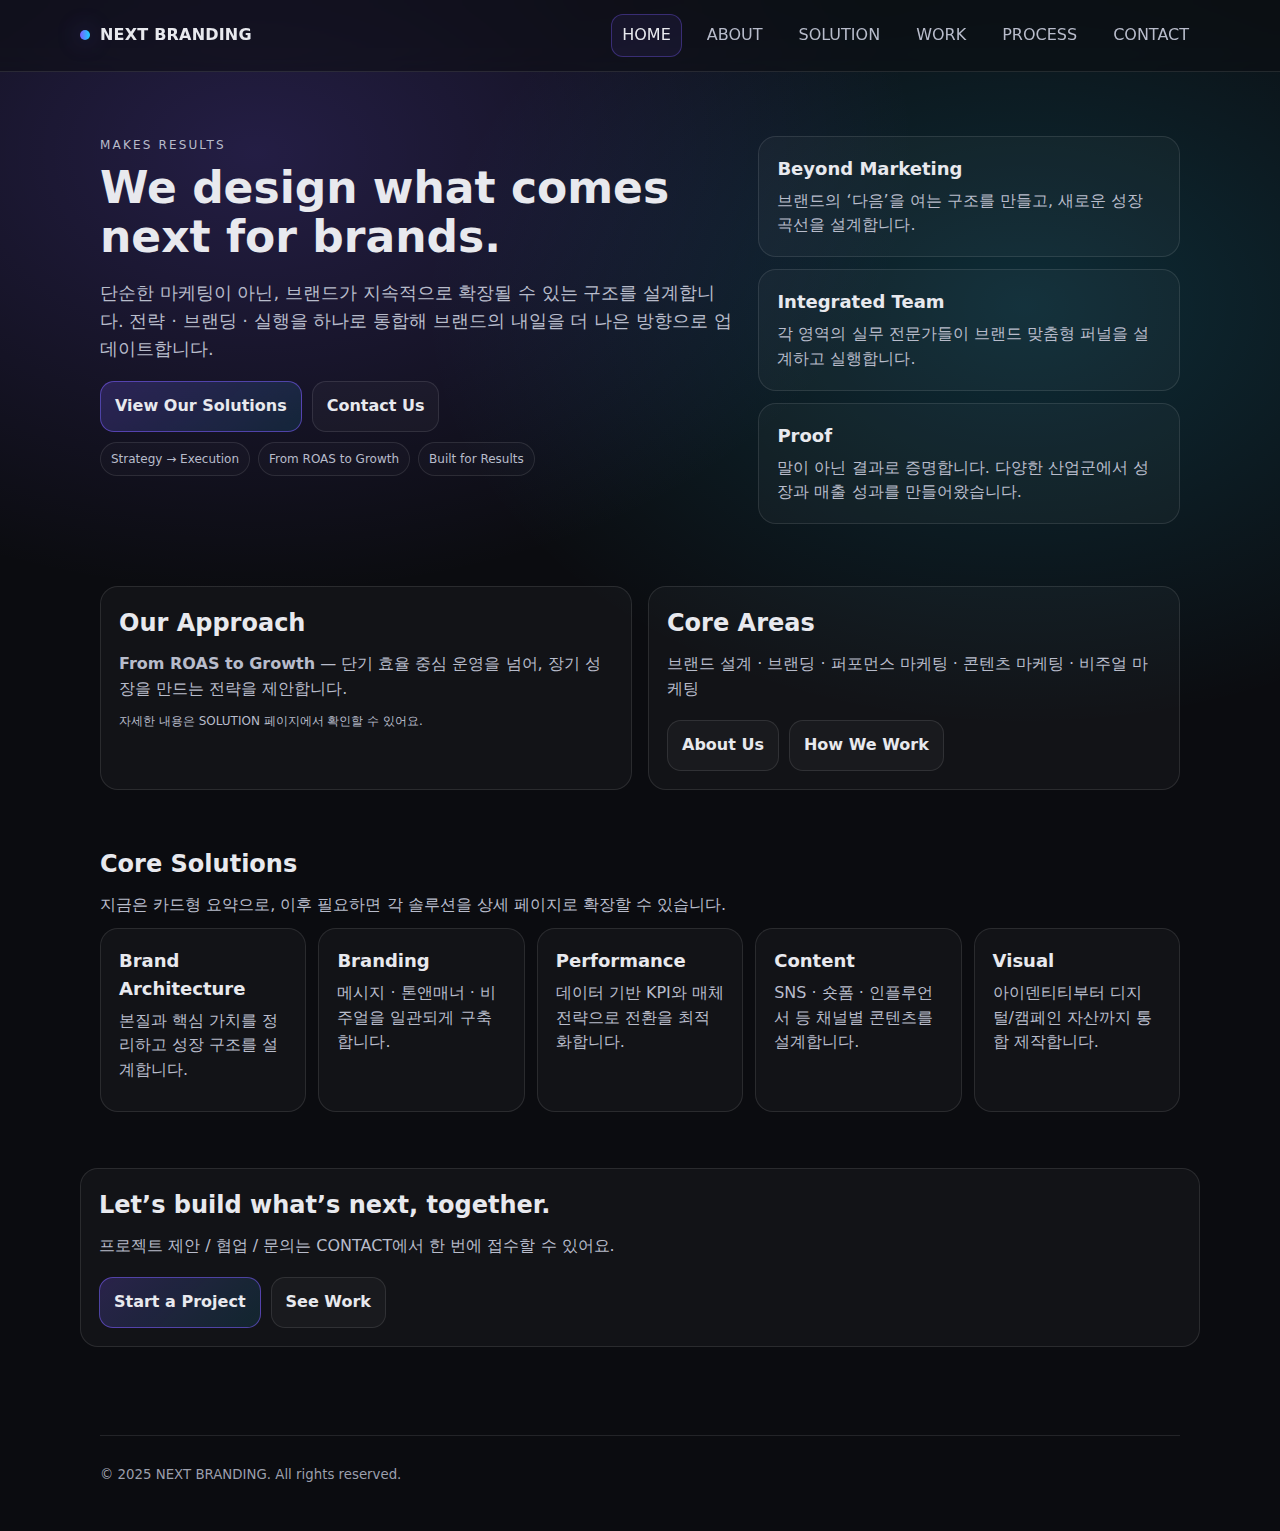
<file: index.html>
<!doctype html>
<html lang="ko">
<head>
  <meta charset="utf-8" />
  <meta name="viewport" content="width=device-width,initial-scale=1" />
  <title>NEXT BRANDING — We design what comes next for brands.</title>
  <meta name="description" content="NEXT BRANDING 브랜드 사이트" />
  <meta property="og:title" content="NEXT BRANDING — We design what comes next for brands." />
  <meta property="og:description" content="NEXT BRANDING 브랜드 사이트" />
  <meta property="og:type" content="website" />
  <link rel="stylesheet" href="assets/css/style.css" />
</head>
<body>

  <header class="nav">
    <div class="container nav-inner">
      <a class="brand" href="index.html" aria-label="NEXT BRANDING Home">
        <span class="logo-dot"></span>
        <span>NEXT BRANDING</span>
      </a>
      <nav class="menu" aria-label="Primary">
        <a data-nav href="index.html">HOME</a>
        <a data-nav href="about.html">ABOUT</a>
        <a data-nav href="solution.html">SOLUTION</a>
        <a data-nav href="work.html">WORK</a>
        <a data-nav href="process.html">PROCESS</a>
        <a data-nav href="contact.html">CONTACT</a>
      </nav>
    </div>
  </header>

<main>

<section class="hero">
  <div class="container hero-grid">
    <div>
      <div class="kicker">MAKES RESULTS</div>
      <h1>We design what comes next for brands.</h1>
      <p class="lead">단순한 마케팅이 아닌, 브랜드가 지속적으로 확장될 수 있는 구조를 설계합니다. 전략 · 브랜딩 · 실행을 하나로 통합해 브랜드의 내일을 더 나은 방향으로 업데이트합니다.</p>
      <div class="cta-row">
        <a class="btn primary" href="solution.html">View Our Solutions</a>
        <a class="btn" href="contact.html">Contact Us</a>
      </div>
      <div class="badges">
        <span class="badge">Strategy → Execution</span>
        <span class="badge">From ROAS to Growth</span>
        <span class="badge">Built for Results</span>
      </div>
    </div>
    <div class="stack">
      <div class="card">
        <h3>Beyond Marketing</h3>
        <p>브랜드의 ‘다음’을 여는 구조를 만들고, 새로운 성장 곡선을 설계합니다.</p>
      </div>
      <div class="card">
        <h3>Integrated Team</h3>
        <p>각 영역의 실무 전문가들이 브랜드 맞춤형 퍼널을 설계하고 실행합니다.</p>
      </div>
      <div class="card">
        <h3>Proof</h3>
        <p>말이 아닌 결과로 증명합니다. 다양한 산업군에서 성장과 매출 성과를 만들어왔습니다.</p>
      </div>
    </div>
  </div>
</section>

<section class="section">
  <div class="container grid-2">
    <div class="card">
      <h2>Our Approach</h2>
      <p><strong>From ROAS to Growth</strong> — 단기 효율 중심 운영을 넘어, 장기 성장을 만드는 전략을 제안합니다.</p>
      <p class="help">자세한 내용은 SOLUTION 페이지에서 확인할 수 있어요.</p>
    </div>
    <div class="card">
      <h2>Core Areas</h2>
      <p>브랜드 설계 · 브랜딩 · 퍼포먼스 마케팅 · 콘텐츠 마케팅 · 비주얼 마케팅</p>
      <div class="cta-row">
        <a class="btn" href="about.html">About Us</a>
        <a class="btn" href="process.html">How We Work</a>
      </div>
    </div>
  </div>
</section>

<section class="section">
  <div class="container">
    <h2>Core Solutions</h2>
    <p>지금은 카드형 요약으로, 이후 필요하면 각 솔루션을 상세 페이지로 확장할 수 있습니다.</p>
    <div class="grid-5">
      <div class="card"><h3>Brand Architecture</h3><p>본질과 핵심 가치를 정리하고 성장 구조를 설계합니다.</p></div>
      <div class="card"><h3>Branding</h3><p>메시지 · 톤앤매너 · 비주얼을 일관되게 구축합니다.</p></div>
      <div class="card"><h3>Performance</h3><p>데이터 기반 KPI와 매체 전략으로 전환을 최적화합니다.</p></div>
      <div class="card"><h3>Content</h3><p>SNS · 숏폼 · 인플루언서 등 채널별 콘텐츠를 설계합니다.</p></div>
      <div class="card"><h3>Visual</h3><p>아이덴티티부터 디지털/캠페인 자산까지 통합 제작합니다.</p></div>
    </div>
  </div>
</section>

<section class="section">
  <div class="container card">
    <h2>Let’s build what’s next, together.</h2>
    <p>프로젝트 제안 / 협업 / 문의는 CONTACT에서 한 번에 접수할 수 있어요.</p>
    <div class="cta-row">
      <a class="btn primary" href="contact.html">Start a Project</a>
      <a class="btn" href="work.html">See Work</a>
    </div>
  </div>
</section>

</main>
<footer class="footer">
  <div class="container">
    <div class="hr"></div>
    <small>© 2025 NEXT BRANDING. All rights reserved.</small>
  </div>
</footer>
<script src="assets/js/main.js"></script>
</body>
</html>
</file>
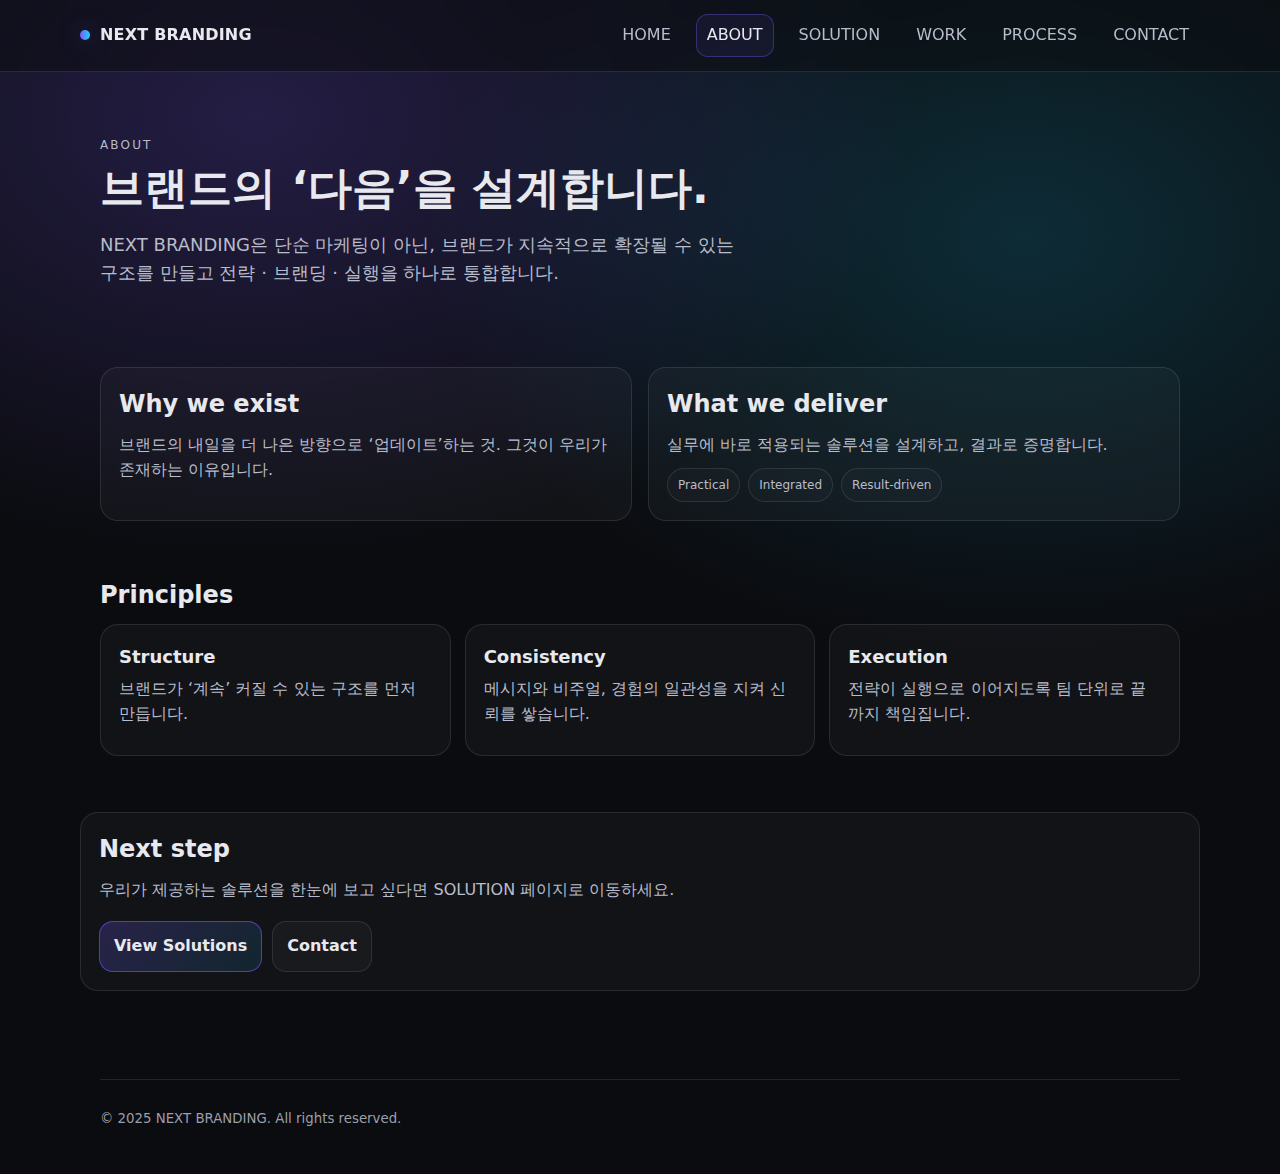
<file: about.html>
<!doctype html>
<html lang="ko">
<head>
  <meta charset="utf-8" />
  <meta name="viewport" content="width=device-width,initial-scale=1" />
  <title>ABOUT — NEXT BRANDING</title>
  <meta name="description" content="브랜드의 다음을 설계하는 NEXT BRANDING 소개" />
  <meta property="og:title" content="ABOUT — NEXT BRANDING" />
  <meta property="og:description" content="브랜드의 다음을 설계하는 NEXT BRANDING 소개" />
  <meta property="og:type" content="website" />
  <link rel="stylesheet" href="assets/css/style.css" />
</head>
<body>

  <header class="nav">
    <div class="container nav-inner">
      <a class="brand" href="index.html" aria-label="NEXT BRANDING Home">
        <span class="logo-dot"></span>
        <span>NEXT BRANDING</span>
      </a>
      <nav class="menu" aria-label="Primary">
        <a data-nav href="index.html">HOME</a>
        <a data-nav href="about.html">ABOUT</a>
        <a data-nav href="solution.html">SOLUTION</a>
        <a data-nav href="work.html">WORK</a>
        <a data-nav href="process.html">PROCESS</a>
        <a data-nav href="contact.html">CONTACT</a>
      </nav>
    </div>
  </header>

<main>

<section class="hero">
  <div class="container">
    <div class="kicker">ABOUT</div>
    <h1>브랜드의 ‘다음’을 설계합니다.</h1>
    <p class="lead">NEXT BRANDING은 단순 마케팅이 아닌, 브랜드가 지속적으로 확장될 수 있는 구조를 만들고 전략 · 브랜딩 · 실행을 하나로 통합합니다.</p>
  </div>
</section>

<section class="section">
  <div class="container grid-2">
    <div class="card">
      <h2>Why we exist</h2>
      <p>브랜드의 내일을 더 나은 방향으로 ‘업데이트’하는 것. 그것이 우리가 존재하는 이유입니다.</p>
    </div>
    <div class="card">
      <h2>What we deliver</h2>
      <p>실무에 바로 적용되는 솔루션을 설계하고, 결과로 증명합니다.</p>
      <div class="badges">
        <span class="badge">Practical</span>
        <span class="badge">Integrated</span>
        <span class="badge">Result-driven</span>
      </div>
    </div>
  </div>
</section>

<section class="section">
  <div class="container">
    <h2>Principles</h2>
    <div class="grid-3">
      <div class="card"><h3>Structure</h3><p>브랜드가 ‘계속’ 커질 수 있는 구조를 먼저 만듭니다.</p></div>
      <div class="card"><h3>Consistency</h3><p>메시지와 비주얼, 경험의 일관성을 지켜 신뢰를 쌓습니다.</p></div>
      <div class="card"><h3>Execution</h3><p>전략이 실행으로 이어지도록 팀 단위로 끝까지 책임집니다.</p></div>
    </div>
  </div>
</section>

<section class="section">
  <div class="container card">
    <h2>Next step</h2>
    <p>우리가 제공하는 솔루션을 한눈에 보고 싶다면 SOLUTION 페이지로 이동하세요.</p>
    <div class="cta-row">
      <a class="btn primary" href="solution.html">View Solutions</a>
      <a class="btn" href="contact.html">Contact</a>
    </div>
  </div>
</section>

</main>
<footer class="footer">
  <div class="container">
    <div class="hr"></div>
    <small>© 2025 NEXT BRANDING. All rights reserved.</small>
  </div>
</footer>
<script src="assets/js/main.js"></script>
</body>
</html>
</file>
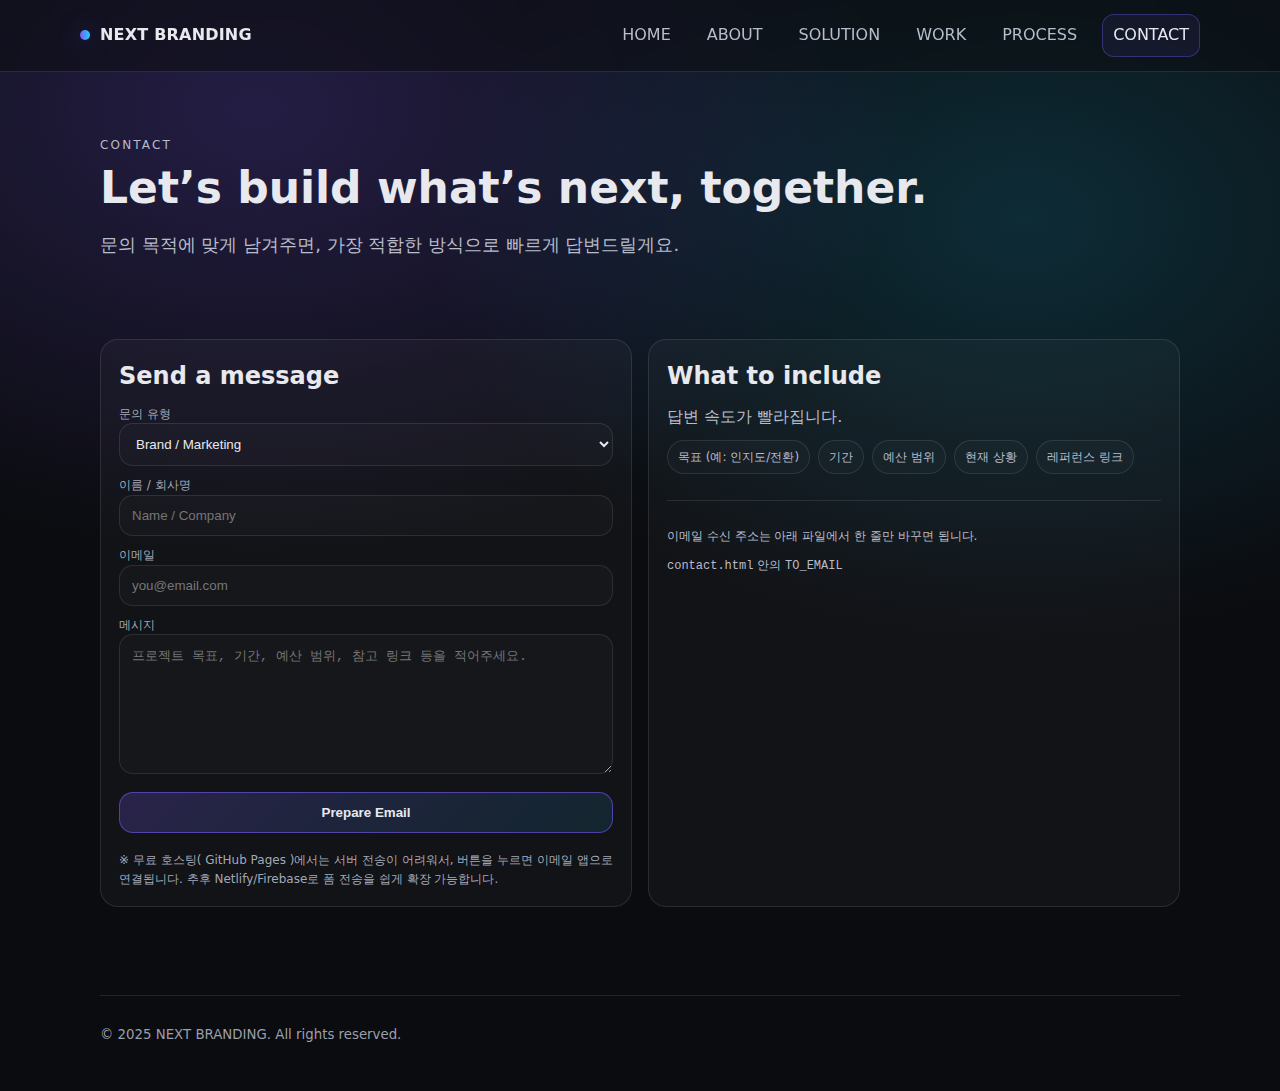
<file: contact.html>
<!doctype html>
<html lang="ko">
<head>
  <meta charset="utf-8" />
  <meta name="viewport" content="width=device-width,initial-scale=1" />
  <title>CONTACT — NEXT BRANDING</title>
  <meta name="description" content="문의" />
  <meta property="og:title" content="CONTACT — NEXT BRANDING" />
  <meta property="og:description" content="문의" />
  <meta property="og:type" content="website" />
  <link rel="stylesheet" href="assets/css/style.css" />
</head>
<body>

  <header class="nav">
    <div class="container nav-inner">
      <a class="brand" href="index.html" aria-label="NEXT BRANDING Home">
        <span class="logo-dot"></span>
        <span>NEXT BRANDING</span>
      </a>
      <nav class="menu" aria-label="Primary">
        <a data-nav href="index.html">HOME</a>
        <a data-nav href="about.html">ABOUT</a>
        <a data-nav href="solution.html">SOLUTION</a>
        <a data-nav href="work.html">WORK</a>
        <a data-nav href="process.html">PROCESS</a>
        <a data-nav href="contact.html">CONTACT</a>
      </nav>
    </div>
  </header>

<main>

<section class="hero">
  <div class="container">
    <div class="kicker">CONTACT</div>
    <h1>Let’s build what’s next, together.</h1>
    <p class="lead">문의 목적에 맞게 남겨주면, 가장 적합한 방식으로 빠르게 답변드릴게요.</p>
  </div>
</section>

<section class="section">
  <div class="container grid-2">
    <div class="card">
      <h2>Send a message</h2>
      <form class="form" id="contactForm">
        <label>
          <div class="help">문의 유형</div>
          <select class="input" name="type" required>
            <option value="Brand/Marketing">Brand / Marketing</option>
            <option value="Project/Collaboration">Project / Collaboration</option>
            <option value="Other">Other</option>
          </select>
        </label>
        <label>
          <div class="help">이름 / 회사명</div>
          <input class="input" name="name" placeholder="Name / Company" required />
        </label>
        <label>
          <div class="help">이메일</div>
          <input class="input" type="email" name="email" placeholder="you@email.com" required />
        </label>
        <label>
          <div class="help">메시지</div>
          <textarea name="message" placeholder="프로젝트 목표, 기간, 예산 범위, 참고 링크 등을 적어주세요." required></textarea>
        </label>
        <button class="btn primary" type="submit">Prepare Email</button>
        <div class="note">※ 무료 호스팅( GitHub Pages )에서는 서버 전송이 어려워서, 버튼을 누르면 이메일 앱으로 연결됩니다. 추후 Netlify/Firebase로 폼 전송을 쉽게 확장 가능합니다.</div>
      </form>
    </div>
    <div class="card">
      <h2>What to include</h2>
      <p>답변 속도가 빨라집니다.</p>
      <div class="badges">
        <span class="badge">목표 (예: 인지도/전환)</span>
        <span class="badge">기간</span>
        <span class="badge">예산 범위</span>
        <span class="badge">현재 상황</span>
        <span class="badge">레퍼런스 링크</span>
      </div>
      <div class="hr"></div>
      <p class="help">이메일 수신 주소는 아래 파일에서 한 줄만 바꾸면 됩니다.</p>
      <p class="help"><code>contact.html</code> 안의 <code>TO_EMAIL</code></p>
    </div>
  </div>
</section>

<script>
(function(){
  const TO_EMAIL = "ceo@nextbranding.co.kr"; // TODO: 실제 이메일로 변경
  const form = document.getElementById("contactForm");
  form.addEventListener("submit", (e)=>{
    e.preventDefault();
    const fd = new FormData(form);
    const subject = `[NEXT BRANDING] ${fd.get("type")} 문의 - ${fd.get("name")}`;
    const body = `문의유형: ${fd.get("type")}
이름/회사: ${fd.get("name")}
이메일: ${fd.get("email")}

메시지:
${fd.get("message")}

(자동 생성된 메일입니다)`;
    const mailto = `mailto:${encodeURIComponent(TO_EMAIL)}?subject=${encodeURIComponent(subject)}&body=${encodeURIComponent(body)}`;
    window.location.href = mailto;
  });
})();
</script>

</main>
<footer class="footer">
  <div class="container">
    <div class="hr"></div>
    <small>© 2025 NEXT BRANDING. All rights reserved.</small>
  </div>
</footer>
<script src="assets/js/main.js"></script>
</body>
</html>
</file>
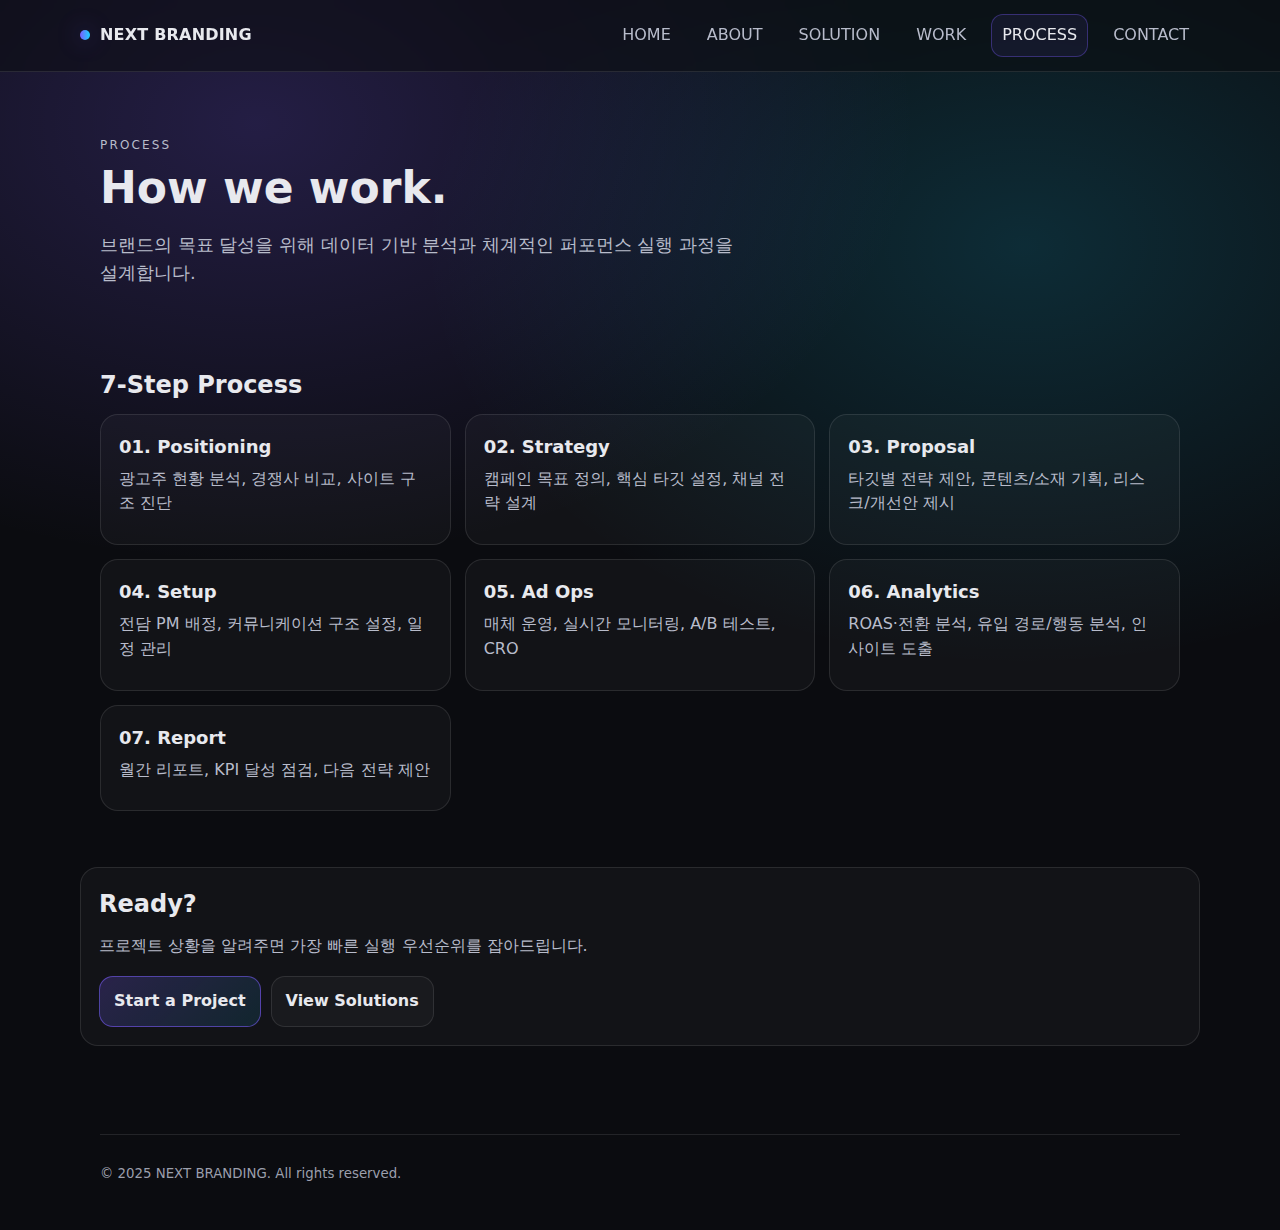
<file: process.html>
<!doctype html>
<html lang="ko">
<head>
  <meta charset="utf-8" />
  <meta name="viewport" content="width=device-width,initial-scale=1" />
  <title>PROCESS — NEXT BRANDING</title>
  <meta name="description" content="업무 프로세스" />
  <meta property="og:title" content="PROCESS — NEXT BRANDING" />
  <meta property="og:description" content="업무 프로세스" />
  <meta property="og:type" content="website" />
  <link rel="stylesheet" href="assets/css/style.css" />
</head>
<body>

  <header class="nav">
    <div class="container nav-inner">
      <a class="brand" href="index.html" aria-label="NEXT BRANDING Home">
        <span class="logo-dot"></span>
        <span>NEXT BRANDING</span>
      </a>
      <nav class="menu" aria-label="Primary">
        <a data-nav href="index.html">HOME</a>
        <a data-nav href="about.html">ABOUT</a>
        <a data-nav href="solution.html">SOLUTION</a>
        <a data-nav href="work.html">WORK</a>
        <a data-nav href="process.html">PROCESS</a>
        <a data-nav href="contact.html">CONTACT</a>
      </nav>
    </div>
  </header>

<main>

<section class="hero">
  <div class="container">
    <div class="kicker">PROCESS</div>
    <h1>How we work.</h1>
    <p class="lead">브랜드의 목표 달성을 위해 데이터 기반 분석과 체계적인 퍼포먼스 실행 과정을 설계합니다.</p>
  </div>
</section>

<section class="section">
  <div class="container">
    <h2>7-Step Process</h2>
    <div class="grid-3">
      <div class="card"><h3>01. Positioning</h3><p>광고주 현황 분석, 경쟁사 비교, 사이트 구조 진단</p></div>
      <div class="card"><h3>02. Strategy</h3><p>캠페인 목표 정의, 핵심 타깃 설정, 채널 전략 설계</p></div>
      <div class="card"><h3>03. Proposal</h3><p>타깃별 전략 제안, 콘텐츠/소재 기획, 리스크/개선안 제시</p></div>
      <div class="card"><h3>04. Setup</h3><p>전담 PM 배정, 커뮤니케이션 구조 설정, 일정 관리</p></div>
      <div class="card"><h3>05. Ad Ops</h3><p>매체 운영, 실시간 모니터링, A/B 테스트, CRO</p></div>
      <div class="card"><h3>06. Analytics</h3><p>ROAS·전환 분석, 유입 경로/행동 분석, 인사이트 도출</p></div>
      <div class="card"><h3>07. Report</h3><p>월간 리포트, KPI 달성 점검, 다음 전략 제안</p></div>
    </div>
  </div>
</section>

<section class="section">
  <div class="container card">
    <h2>Ready?</h2>
    <p>프로젝트 상황을 알려주면 가장 빠른 실행 우선순위를 잡아드립니다.</p>
    <div class="cta-row">
      <a class="btn primary" href="contact.html">Start a Project</a>
      <a class="btn" href="solution.html">View Solutions</a>
    </div>
  </div>
</section>

</main>
<footer class="footer">
  <div class="container">
    <div class="hr"></div>
    <small>© 2025 NEXT BRANDING. All rights reserved.</small>
  </div>
</footer>
<script src="assets/js/main.js"></script>
</body>
</html>
</file>
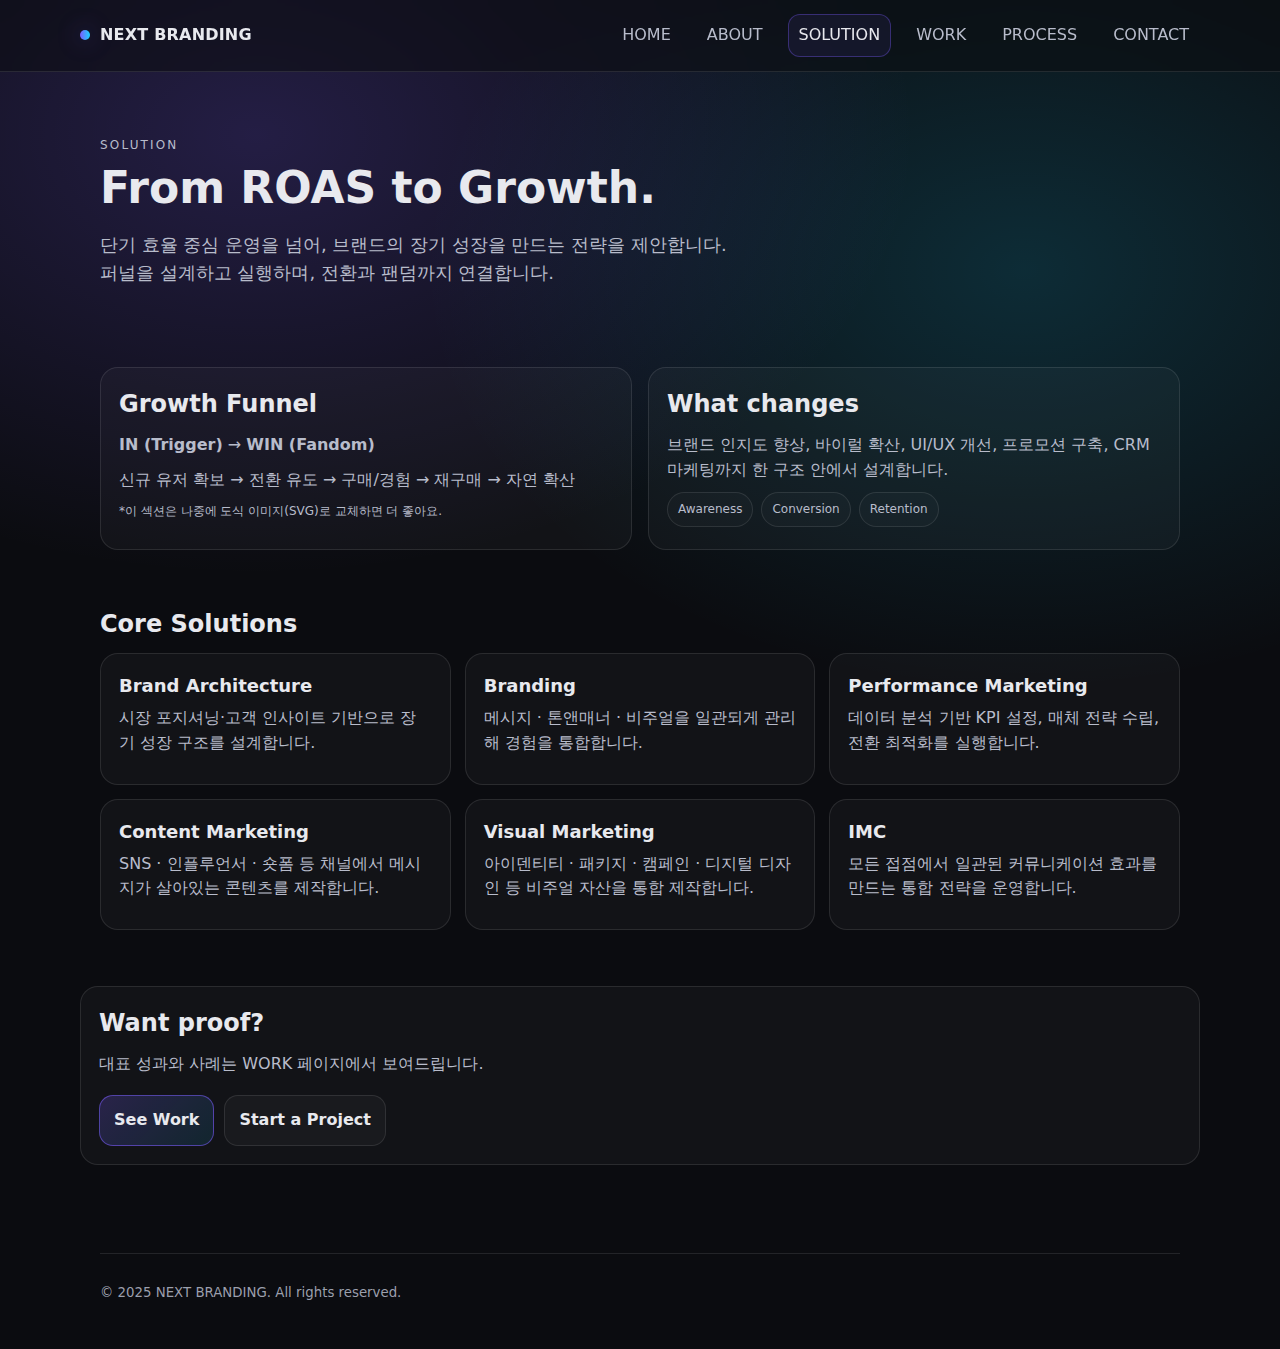
<file: solution.html>
<!doctype html>
<html lang="ko">
<head>
  <meta charset="utf-8" />
  <meta name="viewport" content="width=device-width,initial-scale=1" />
  <title>SOLUTION — NEXT BRANDING</title>
  <meta name="description" content="브랜드 성장을 만드는 솔루션과 퍼널" />
  <meta property="og:title" content="SOLUTION — NEXT BRANDING" />
  <meta property="og:description" content="브랜드 성장을 만드는 솔루션과 퍼널" />
  <meta property="og:type" content="website" />
  <link rel="stylesheet" href="assets/css/style.css" />
</head>
<body>

  <header class="nav">
    <div class="container nav-inner">
      <a class="brand" href="index.html" aria-label="NEXT BRANDING Home">
        <span class="logo-dot"></span>
        <span>NEXT BRANDING</span>
      </a>
      <nav class="menu" aria-label="Primary">
        <a data-nav href="index.html">HOME</a>
        <a data-nav href="about.html">ABOUT</a>
        <a data-nav href="solution.html">SOLUTION</a>
        <a data-nav href="work.html">WORK</a>
        <a data-nav href="process.html">PROCESS</a>
        <a data-nav href="contact.html">CONTACT</a>
      </nav>
    </div>
  </header>

<main>

<section class="hero">
  <div class="container">
    <div class="kicker">SOLUTION</div>
    <h1>From ROAS to Growth.</h1>
    <p class="lead">단기 효율 중심 운영을 넘어, 브랜드의 장기 성장을 만드는 전략을 제안합니다. 퍼널을 설계하고 실행하며, 전환과 팬덤까지 연결합니다.</p>
  </div>
</section>

<section class="section">
  <div class="container grid-2">
    <div class="card">
      <h2>Growth Funnel</h2>
      <p><strong>IN (Trigger)</strong> → <strong>WIN (Fandom)</strong></p>
      <p>신규 유저 확보 → 전환 유도 → 구매/경험 → 재구매 → 자연 확산</p>
      <p class="help">*이 섹션은 나중에 도식 이미지(SVG)로 교체하면 더 좋아요.</p>
    </div>
    <div class="card">
      <h2>What changes</h2>
      <p>브랜드 인지도 향상, 바이럴 확산, UI/UX 개선, 프로모션 구축, CRM 마케팅까지 한 구조 안에서 설계합니다.</p>
      <div class="badges">
        <span class="badge">Awareness</span>
        <span class="badge">Conversion</span>
        <span class="badge">Retention</span>
      </div>
    </div>
  </div>
</section>

<section class="section">
  <div class="container">
    <h2>Core Solutions</h2>
    <div class="grid-3">
      <div class="card"><h3>Brand Architecture</h3><p>시장 포지셔닝·고객 인사이트 기반으로 장기 성장 구조를 설계합니다.</p></div>
      <div class="card"><h3>Branding</h3><p>메시지 · 톤앤매너 · 비주얼을 일관되게 관리해 경험을 통합합니다.</p></div>
      <div class="card"><h3>Performance Marketing</h3><p>데이터 분석 기반 KPI 설정, 매체 전략 수립, 전환 최적화를 실행합니다.</p></div>
      <div class="card"><h3>Content Marketing</h3><p>SNS · 인플루언서 · 숏폼 등 채널에서 메시지가 살아있는 콘텐츠를 제작합니다.</p></div>
      <div class="card"><h3>Visual Marketing</h3><p>아이덴티티 · 패키지 · 캠페인 · 디지털 디자인 등 비주얼 자산을 통합 제작합니다.</p></div>
      <div class="card"><h3>IMC</h3><p>모든 접점에서 일관된 커뮤니케이션 효과를 만드는 통합 전략을 운영합니다.</p></div>
    </div>
  </div>
</section>

<section class="section">
  <div class="container card">
    <h2>Want proof?</h2>
    <p>대표 성과와 사례는 WORK 페이지에서 보여드립니다.</p>
    <div class="cta-row">
      <a class="btn primary" href="work.html">See Work</a>
      <a class="btn" href="contact.html">Start a Project</a>
    </div>
  </div>
</section>

</main>
<footer class="footer">
  <div class="container">
    <div class="hr"></div>
    <small>© 2025 NEXT BRANDING. All rights reserved.</small>
  </div>
</footer>
<script src="assets/js/main.js"></script>
</body>
</html>
</file>
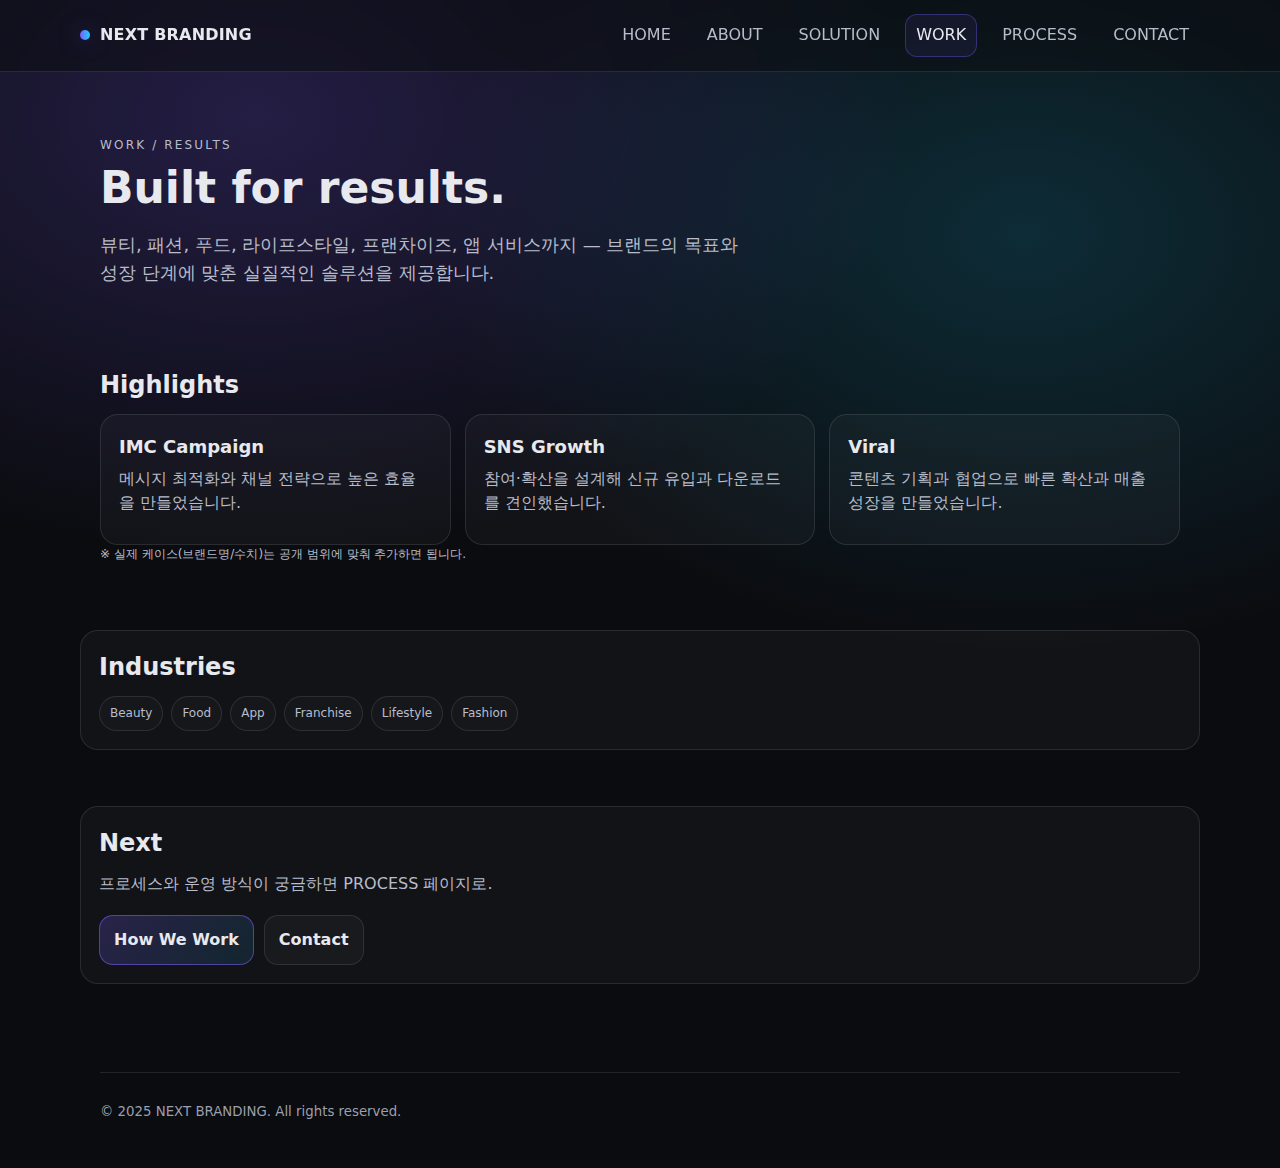
<file: work.html>
<!doctype html>
<html lang="ko">
<head>
  <meta charset="utf-8" />
  <meta name="viewport" content="width=device-width,initial-scale=1" />
  <title>WORK / RESULTS — NEXT BRANDING</title>
  <meta name="description" content="성과와 사례 요약" />
  <meta property="og:title" content="WORK / RESULTS — NEXT BRANDING" />
  <meta property="og:description" content="성과와 사례 요약" />
  <meta property="og:type" content="website" />
  <link rel="stylesheet" href="assets/css/style.css" />
</head>
<body>

  <header class="nav">
    <div class="container nav-inner">
      <a class="brand" href="index.html" aria-label="NEXT BRANDING Home">
        <span class="logo-dot"></span>
        <span>NEXT BRANDING</span>
      </a>
      <nav class="menu" aria-label="Primary">
        <a data-nav href="index.html">HOME</a>
        <a data-nav href="about.html">ABOUT</a>
        <a data-nav href="solution.html">SOLUTION</a>
        <a data-nav href="work.html">WORK</a>
        <a data-nav href="process.html">PROCESS</a>
        <a data-nav href="contact.html">CONTACT</a>
      </nav>
    </div>
  </header>

<main>

<section class="hero">
  <div class="container">
    <div class="kicker">WORK / RESULTS</div>
    <h1>Built for results.</h1>
    <p class="lead">뷰티, 패션, 푸드, 라이프스타일, 프랜차이즈, 앱 서비스까지 — 브랜드의 목표와 성장 단계에 맞춘 실질적인 솔루션을 제공합니다.</p>
  </div>
</section>

<section class="section">
  <div class="container">
    <h2>Highlights</h2>
    <div class="grid-3">
      <div class="card"><h3>IMC Campaign</h3><p>메시지 최적화와 채널 전략으로 높은 효율을 만들었습니다.</p></div>
      <div class="card"><h3>SNS Growth</h3><p>참여·확산을 설계해 신규 유입과 다운로드를 견인했습니다.</p></div>
      <div class="card"><h3>Viral</h3><p>콘텐츠 기획과 협업으로 빠른 확산과 매출 성장을 만들었습니다.</p></div>
    </div>
    <p class="note">※ 실제 케이스(브랜드명/수치)는 공개 범위에 맞춰 추가하면 됩니다.</p>
  </div>
</section>

<section class="section">
  <div class="container card">
    <h2>Industries</h2>
    <div class="badges">
      <span class="badge">Beauty</span>
      <span class="badge">Food</span>
      <span class="badge">App</span>
      <span class="badge">Franchise</span>
      <span class="badge">Lifestyle</span>
      <span class="badge">Fashion</span>
    </div>
  </div>
</section>

<section class="section">
  <div class="container card">
    <h2>Next</h2>
    <p>프로세스와 운영 방식이 궁금하면 PROCESS 페이지로.</p>
    <div class="cta-row">
      <a class="btn primary" href="process.html">How We Work</a>
      <a class="btn" href="contact.html">Contact</a>
    </div>
  </div>
</section>

</main>
<footer class="footer">
  <div class="container">
    <div class="hr"></div>
    <small>© 2025 NEXT BRANDING. All rights reserved.</small>
  </div>
</footer>
<script src="assets/js/main.js"></script>
</body>
</html>
</file>
<file: assets/css/style.css>
:root{
  --bg:#0b0c10;
  --panel:#11131a;
  --text:#e8e9ee;
  --muted:#b8bccb;
  --line:rgba(255,255,255,.10);
  --accent:#7c5cff;
  --accent2:#19d3ff;
  --max:1120px;
  --radius:18px;
}

*{box-sizing:border-box}
html,body{margin:0;padding:0}
body{
  font-family: ui-sans-serif, system-ui, -apple-system, Segoe UI, Roboto, Helvetica, Arial, "Apple SD Gothic Neo", "Noto Sans KR", "Malgun Gothic", sans-serif;
  background: radial-gradient(1200px 800px at 20% 10%, rgba(124,92,255,.22), transparent 55%),
              radial-gradient(1000px 700px at 80% 20%, rgba(25,211,255,.16), transparent 60%),
              var(--bg);
  color:var(--text);
  line-height:1.55;
}

a{color:inherit;text-decoration:none}
.container{max-width:var(--max);margin:0 auto;padding:0 20px}
.nav{
  position:sticky;top:0;z-index:50;
  backdrop-filter: blur(10px);
  background: rgba(11,12,16,.55);
  border-bottom:1px solid var(--line);
}
.nav-inner{display:flex;align-items:center;justify-content:space-between;padding:14px 0;gap:16px}
.brand{display:flex;align-items:center;gap:10px;font-weight:700;letter-spacing:.2px}
.logo-dot{
  width:10px;height:10px;border-radius:999px;
  background: linear-gradient(90deg, var(--accent), var(--accent2));
  box-shadow:0 0 24px rgba(124,92,255,.45);
}
.menu{display:flex;align-items:center;gap:14px;flex-wrap:wrap}
.menu a{
  padding:8px 10px;border-radius:12px;color:var(--muted);
  border:1px solid transparent;
}
.menu a:hover{color:var(--text);border-color:var(--line);background:rgba(255,255,255,.03)}
.menu a[aria-current="page"]{color:var(--text);border-color:rgba(124,92,255,.35);background:rgba(124,92,255,.08)}

.hero{padding:64px 0 34px}
.hero-grid{display:grid;grid-template-columns:1.2fr .8fr;gap:26px;align-items:start}
.kicker{color:var(--muted);letter-spacing:.18em;text-transform:uppercase;font-size:12px}
h1{margin:10px 0 10px;font-size:44px;line-height:1.1}
.lead{font-size:18px;color:var(--muted);max-width:56ch}
.cta-row{display:flex;gap:10px;flex-wrap:wrap;margin-top:18px}
.btn{
  display:inline-flex;align-items:center;justify-content:center;gap:8px;
  padding:12px 14px;border-radius:14px;border:1px solid var(--line);
  background: rgba(255,255,255,.03);
  color:var(--text);font-weight:650;
}
.btn:hover{border-color:rgba(124,92,255,.35);background:rgba(124,92,255,.08)}
.btn.primary{
  border-color:rgba(124,92,255,.55);
  background: linear-gradient(135deg, rgba(124,92,255,.22), rgba(25,211,255,.10));
}
.card{
  background: rgba(255,255,255,.03);
  border:1px solid var(--line);
  border-radius:var(--radius);
  padding:18px;
}
.card h3{margin:0 0 6px;font-size:18px}
.card p{margin:0;color:var(--muted)}
.stack{display:grid;gap:12px}

.section{padding:28px 0}
.section h2{margin:0 0 10px;font-size:24px}
.section p{margin:0 0 10px;color:var(--muted)}
.grid-2{display:grid;grid-template-columns:1fr 1fr;gap:16px}
.grid-3{display:grid;grid-template-columns:repeat(3,1fr);gap:14px}
.grid-5{display:grid;grid-template-columns:repeat(5,1fr);gap:12px}

.hr{height:1px;background:var(--line);margin:26px 0}

.footer{padding:34px 0 44px;color:var(--muted)}
.footer small{color:rgba(184,188,203,.85)}

.badges{display:flex;flex-wrap:wrap;gap:8px;margin-top:10px}
.badge{
  font-size:12px;color:var(--muted);
  padding:7px 10px;border-radius:999px;
  border:1px solid var(--line);
  background:rgba(255,255,255,.02);
}

.form{
  display:grid;gap:10px;margin-top:10px
}
.input, textarea{
  width:100%;
  padding:12px 12px;
  border-radius:14px;
  border:1px solid var(--line);
  background:rgba(255,255,255,.02);
  color:var(--text);
  outline:none;
}
textarea{min-height:140px;resize:vertical}
.input:focus, textarea:focus{border-color:rgba(25,211,255,.45)}
.help{font-size:12px;color:rgba(184,188,203,.9)}
.note{font-size:12px;color:rgba(184,188,203,.9);margin-top:8px}

@media (max-width: 920px){
  .hero-grid{grid-template-columns:1fr}
  h1{font-size:38px}
  .grid-5{grid-template-columns:repeat(2,1fr)}
  .grid-3{grid-template-columns:1fr}
  .grid-2{grid-template-columns:1fr}
}
</file>
